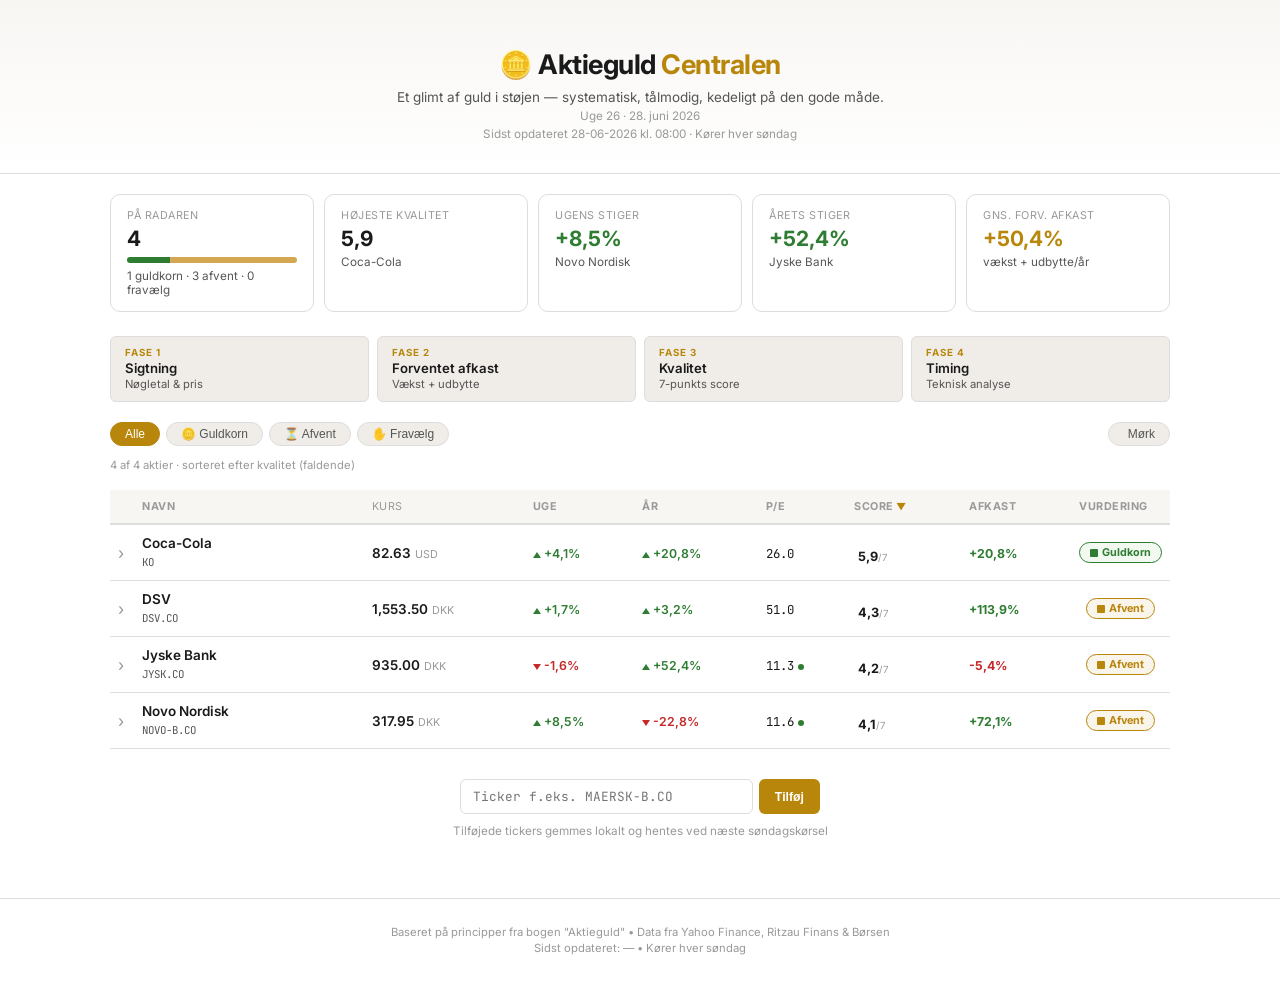
<file: index.html>
<!DOCTYPE html>
<html lang="da" data-theme="light">
<head>
<meta charset="UTF-8">
<meta name="viewport" content="width=device-width, initial-scale=1.0">
<title>Aktieguld Radar</title>
<link rel="preconnect" href="https://fonts.googleapis.com">
<link href="https://fonts.googleapis.com/css2?family=Inter:wght@300;400;600;700&family=JetBrains+Mono:wght@400;500&display=swap" rel="stylesheet">
<link rel="stylesheet" href="radar.css">
</head>
<body>

<div class="hero">
  <h1>🪙 Aktieguld <span>Centralen</span></h1>
  <div class="sub" id="tagline"></div>
  <div class="meta">
    <span id="mWeek"></span> · <span id="mDate"></span>
  </div>
  <div class="meta" id="mUpd"></div>
</div>

<div class="container">

  <!-- Vault -->
  <div class="vault" id="vaultGrid"></div>

  <!-- Phases -->
  <div class="phases" id="phases"></div>

  <!-- Toolbar -->
  <div class="toolbar">
    <div class="filters">
      <button data-filter data-filterval="all" aria-pressed="true">Alle</button>
      <button data-filter data-filterval="buy" aria-pressed="false">🪙 Guldkorn</button>
      <button data-filter data-filterval="wait" aria-pressed="false">⏳ Afvent</button>
      <button data-filter data-filterval="avoid" aria-pressed="false">✋ Fravælg</button>
    </div>
    <button class="theme-btn" id="themeToggle">🌙 Mørk</button>
  </div>

  <div class="count-note" id="countNote"></div>
  <div class="pending-wrap" id="pendingWrap"></div>

  <!-- Table -->
  <div class="table-wrap">
  <table>
    <thead>
      <tr>
        <th style="width:24px"></th>
        <th class="sortable" data-sort="name">Navn<span class="arr"></span></th>
        <th class="sortable" data-sort="name" style="font-weight:400">Kurs</th>
        <th class="sortable hide-sm" data-sort="week">Uge<span class="arr"></span></th>
        <th class="sortable hide-sm" data-sort="year">År<span class="arr"></span></th>
        <th class="sortable hide-md" data-sort="pe">P/E<span class="arr"></span></th>
        <th class="sortable" data-sort="score">Score<span class="arr"></span></th>
        <th class="sortable" data-sort="ret">Afkast<span class="arr"></span></th>
        <th style="width:90px">Vurdering</th>
      </tr>
    </thead>
    <tbody id="tbody"></tbody>
  </table>
  </div>

  <!-- Add stock -->
  <div class="add-stock">
    <form class="add-form" id="addForm" autocomplete="off">
      <input type="text" id="tickerInput" placeholder="Ticker f.eks. MAERSK-B.CO" spellcheck="false">
      <button type="submit">Tilføj</button>
    </form>
    <p style="margin-top:6px;font-size:.78rem;color:var(--text-faint)">Tilføjede tickers gemmes lokalt og hentes ved næste søndagskørsel</p>
  </div>

</div>

<div class="footer">
  <p>Baseret på principper fra bogen "Aktieguld" • Data fra Yahoo Finance, Ritzau Finans &amp; Børsen</p>
  <p>Sidst opdateret: — • Kører hver søndag</p>
</div>

<script src="radar-data.js"></script>
<script src="radar-app.js"></script>
</body>
</html>
</file>
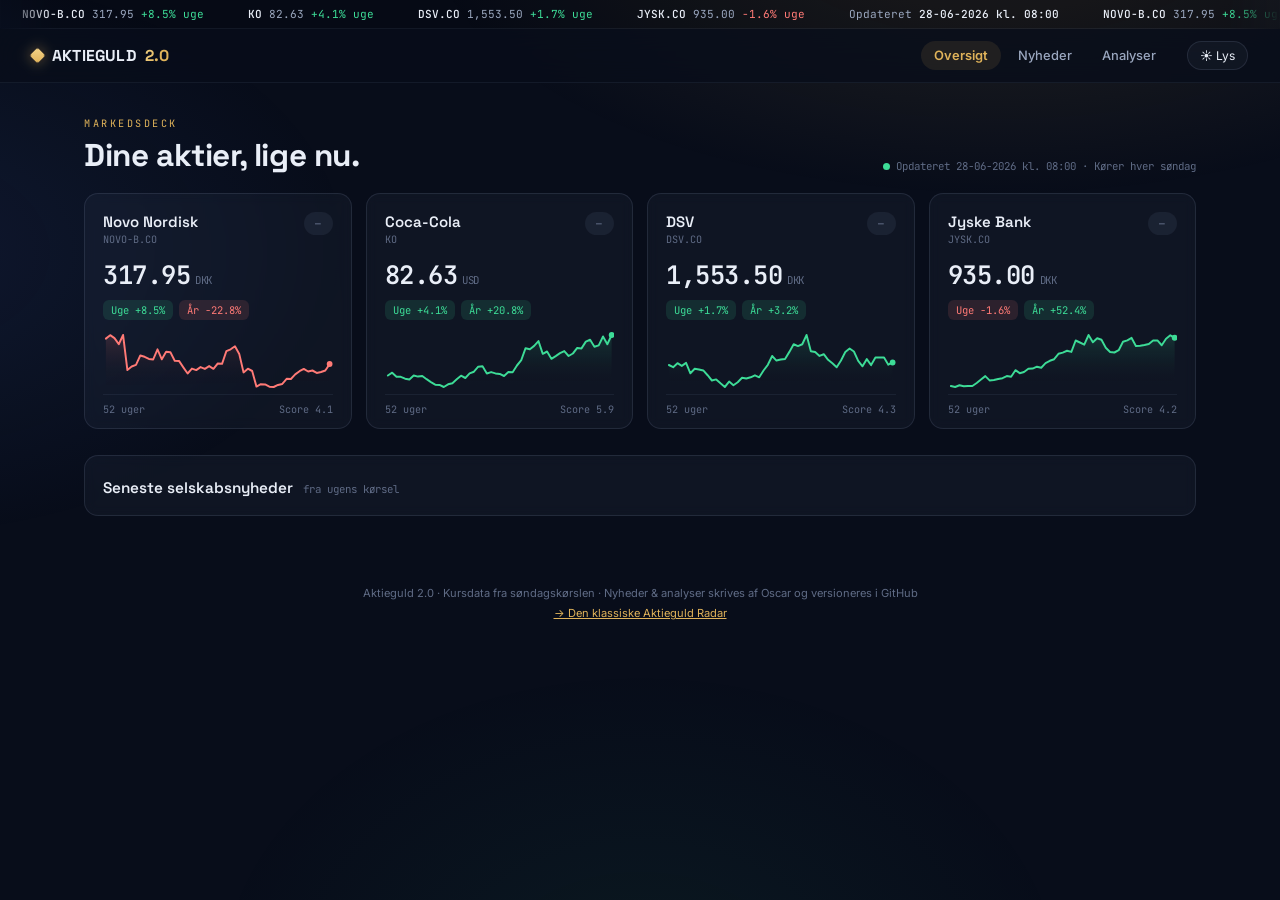
<file: v2/index.html>
<!DOCTYPE html>
<html lang="da" data-theme="dark">
<head>
<meta charset="UTF-8">
<meta name="viewport" content="width=device-width, initial-scale=1.0">
<title>Aktieguld 2.0</title>
<link rel="preconnect" href="https://fonts.googleapis.com">
<link href="https://fonts.googleapis.com/css2?family=Space+Grotesk:wght@500;600;700&family=Inter:wght@400;500;600&family=JetBrains+Mono:wght@400;500;600&display=swap" rel="stylesheet">
<style>
/* ============================================================
   AKTIEGULD 2.0 — "Børsen efter lukketid"
   Dyb blæk-navy, glaspaneler, guld-arv, mono-tal.
   ============================================================ */
*,*::before,*::after{margin:0;padding:0;box-sizing:border-box}
html{font-size:15px;scroll-behavior:smooth}

:root{
  --bg:#080d1a;
  --panel:rgba(148,163,196,.055);
  --panel-2:rgba(148,163,196,.09);
  --line:rgba(148,163,196,.15);
  --line-soft:rgba(148,163,196,.09);
  --text:#e9eef7;--sub:#9aa7bf;--faint:#5f6b85;
  --gold:#e0b35a;--gold-2:#f4d488;--gold-bg:rgba(224,179,90,.1);
  --pos:#3ddc97;--pos-bg:rgba(61,220,151,.12);
  --neg:#ff7a76;--neg-bg:rgba(255,122,118,.12);
  --hold:#e0b35a;--hold-bg:rgba(224,179,90,.12);
  --radius:14px;--radius-s:8px;
  --display:'Space Grotesk',sans-serif;
  --body:'Inter',-apple-system,sans-serif;
  --mono:'JetBrains Mono',monospace;
  --shadow:0 10px 36px rgba(0,0,0,.35);
}
[data-theme="light"]{
  --bg:#f5f3ec;
  --panel:#ffffff;--panel-2:#faf8f2;
  --line:#ddd6c6;--line-soft:#e9e4d6;
  --text:#1a2335;--sub:#56617a;--faint:#9aa1b2;
  --gold:#a67c1e;--gold-2:#8a6510;--gold-bg:rgba(166,124,30,.1);
  --pos:#178a55;--pos-bg:rgba(23,138,85,.1);
  --neg:#c2403c;--neg-bg:rgba(194,64,60,.1);
  --hold:#a67c1e;--hold-bg:rgba(166,124,30,.12);
  --shadow:0 8px 28px rgba(40,35,20,.1);
}

body{
  font-family:var(--body);background:var(--bg);color:var(--text);
  min-height:100vh;-webkit-font-smoothing:antialiased;overflow-x:hidden;
}
/* Ambient glød */
body::before{
  content:"";position:fixed;inset:0;z-index:-1;pointer-events:none;
  background:
    radial-gradient(900px 420px at 78% -8%, rgba(224,179,90,.13), transparent 64%),
    radial-gradient(800px 480px at -10% 28%, rgba(70,110,210,.12), transparent 60%),
    radial-gradient(700px 520px at 50% 110%, rgba(61,220,151,.06), transparent 62%);
}
[data-theme="light"] body::before{
  background:
    radial-gradient(900px 420px at 78% -8%, rgba(166,124,30,.1), transparent 64%),
    radial-gradient(800px 480px at -10% 28%, rgba(70,110,210,.07), transparent 60%);
}
a{color:var(--gold)}
button{font-family:inherit;cursor:pointer}
:focus-visible{outline:2px solid var(--gold);outline-offset:2px;border-radius:4px}

/* ---------- Ticker-tape ---------- */
.tape{
  border-bottom:1px solid var(--line-soft);background:rgba(0,0,0,.18);
  overflow:hidden;white-space:nowrap;font-family:var(--mono);font-size:.74rem;
  -webkit-mask-image:linear-gradient(90deg,transparent,#000 4%,#000 96%,transparent);
          mask-image:linear-gradient(90deg,transparent,#000 4%,#000 96%,transparent);
}
[data-theme="light"] .tape{background:rgba(255,255,255,.5)}
.tape-track{display:inline-block;padding:7px 0;animation:tape 46s linear infinite}
.tape:hover .tape-track{animation-play-state:paused}
@keyframes tape{from{transform:translateX(0)}to{transform:translateX(-50%)}}
.tape .ti{margin:0 22px;color:var(--sub)}
.tape .ti b{color:var(--text);font-weight:500}
.tape .up{color:var(--pos)}.tape .down{color:var(--neg)}

/* ---------- Nav ---------- */
.nav{
  position:sticky;top:0;z-index:50;display:flex;align-items:center;gap:18px;
  padding:12px clamp(16px,4vw,32px);
  background:color-mix(in srgb, var(--bg) 78%, transparent);
  backdrop-filter:blur(14px);-webkit-backdrop-filter:blur(14px);
  border-bottom:1px solid var(--line-soft);
}
.brand{font-family:var(--display);font-weight:700;font-size:1.05rem;letter-spacing:.2px;
  display:flex;align-items:center;gap:9px;white-space:nowrap}
.brand .gem{display:inline-block;width:11px;height:11px;transform:rotate(45deg);
  background:linear-gradient(135deg,var(--gold-2),var(--gold));border-radius:2px;
  box-shadow:0 0 14px rgba(224,179,90,.55)}
.brand .v{background:linear-gradient(110deg,var(--gold-2),var(--gold) 60%);
  -webkit-background-clip:text;background-clip:text;color:transparent}
.tabs{display:flex;gap:4px;margin-left:auto}
.tab{background:none;border:none;color:var(--sub);font-size:.86rem;font-weight:500;
  padding:7px 13px;border-radius:99px;transition:color .15s,background .15s}
.tab:hover{color:var(--text)}
.tab[aria-current="true"]{color:var(--gold);background:var(--gold-bg);font-weight:600}
.theme-btn{background:var(--panel);border:1px solid var(--line);color:var(--text);
  border-radius:99px;padding:6px 12px;font-size:.8rem}
@media(max-width:620px){
  .nav{flex-wrap:wrap;gap:8px;padding:10px 14px}
  .tabs{order:3;width:100%;margin-left:0;justify-content:center}
}

/* ---------- Layout ---------- */
.wrap{max-width:1180px;margin:0 auto;padding:clamp(18px,3.5vw,34px)}
.view{display:none}
.view.on{display:block;animation:rise .4s ease both}
@keyframes rise{from{opacity:0;transform:translateY(10px)}to{opacity:1;transform:none}}

.eyebrow{font-family:var(--mono);font-size:.68rem;letter-spacing:2.5px;text-transform:uppercase;
  color:var(--gold);margin-bottom:8px}
.h-row{display:flex;align-items:flex-end;justify-content:space-between;gap:12px;flex-wrap:wrap;margin-bottom:20px}
h1.big{font-family:var(--display);font-size:clamp(1.5rem,3.4vw,2.1rem);font-weight:700;letter-spacing:-.4px;line-height:1.12}
.stamp{font-family:var(--mono);font-size:.72rem;color:var(--faint)}
.stamp .dot{display:inline-block;width:7px;height:7px;border-radius:50%;background:var(--pos);
  margin-right:6px;animation:pulse 2.4s ease infinite}
@keyframes pulse{0%,100%{opacity:1}50%{opacity:.3}}

/* ---------- Panel-basis ---------- */
.panel{background:var(--panel);border:1px solid var(--line);border-radius:var(--radius);
  backdrop-filter:blur(6px);-webkit-backdrop-filter:blur(6px)}

/* ---------- Aktiekort ---------- */
.deck{display:grid;grid-template-columns:repeat(auto-fit,minmax(252px,1fr));gap:14px;margin-bottom:26px}
.card{position:relative;padding:18px 18px 12px;overflow:hidden;cursor:default;
  transition:transform .22s ease,border-color .22s ease,box-shadow .22s ease}
.card:hover{transform:translateY(-3px);border-color:rgba(224,179,90,.45);box-shadow:var(--shadow)}
.card::after{content:"";position:absolute;inset:0;border-radius:inherit;pointer-events:none;
  background:radial-gradient(420px 120px at 85% -20%, rgba(224,179,90,.1), transparent 70%);
  opacity:0;transition:opacity .25s}
.card:hover::after{opacity:1}
.c-top{display:flex;justify-content:space-between;align-items:flex-start;gap:8px}
.c-name{font-family:var(--display);font-weight:600;font-size:1rem}
.c-tick{font-family:var(--mono);font-size:.68rem;color:var(--faint);margin-top:2px}
.sig{font-family:var(--mono);font-size:.64rem;font-weight:600;letter-spacing:1px;
  border-radius:99px;padding:4px 10px;border:1px solid transparent;white-space:nowrap}
.sig.koeb{color:var(--pos);background:var(--pos-bg);border-color:color-mix(in srgb,var(--pos) 36%,transparent)}
.sig.saelg{color:var(--neg);background:var(--neg-bg);border-color:color-mix(in srgb,var(--neg) 36%,transparent)}
.sig.behold{color:var(--hold);background:var(--hold-bg);border-color:color-mix(in srgb,var(--hold) 36%,transparent)}
.sig.none{color:var(--faint);background:var(--panel-2)}
.c-price{font-family:var(--mono);font-size:1.7rem;font-weight:600;margin-top:12px;letter-spacing:-.5px}
.c-price .cur{font-size:.72rem;color:var(--faint);font-weight:400;margin-left:5px}
.chips{display:flex;gap:6px;margin-top:8px}
.chip{font-family:var(--mono);font-size:.7rem;border-radius:6px;padding:3px 8px;background:var(--panel-2);color:var(--sub)}
.chip.up{color:var(--pos);background:var(--pos-bg)}
.chip.down{color:var(--neg);background:var(--neg-bg)}
.spark{display:block;width:100%;height:58px;margin-top:12px}
.spark path.line{fill:none;stroke-width:2;stroke-linecap:round;stroke-linejoin:round}
.spark .area{opacity:.16}
.c-foot{display:flex;justify-content:space-between;align-items:center;font-size:.68rem;
  color:var(--faint);font-family:var(--mono);padding-top:8px;margin-top:4px;border-top:1px solid var(--line-soft)}

/* ---------- Nyhedsrail (oversigt) ---------- */
.split{display:grid;grid-template-columns:1fr;gap:14px}
.sec-h{font-family:var(--display);font-weight:600;font-size:1.02rem;margin-bottom:12px;
  display:flex;align-items:baseline;gap:10px}
.sec-h .sub2{font-size:.72rem;color:var(--faint);font-family:var(--mono);font-weight:400}
.newsrail{padding:6px 0}
.nitem{display:grid;grid-template-columns:52px 86px 1fr;gap:12px;align-items:baseline;
  padding:11px 18px;border-bottom:1px solid var(--line-soft);font-size:.86rem}
.nitem:last-child{border-bottom:none}
.nitem .t{font-family:var(--mono);font-size:.7rem;color:var(--faint)}
.nitem .s{font-family:var(--mono);font-size:.68rem;color:var(--gold);overflow:hidden;text-overflow:ellipsis;white-space:nowrap}
.nitem a{color:var(--text);text-decoration:none}
.nitem a:hover{color:var(--gold)}
.nitem .src{font-size:.68rem;color:var(--faint);margin-left:6px}
@media(max-width:560px){.nitem{grid-template-columns:48px 1fr}.nitem .s{display:none}}

/* ---------- Nyheder-visning ---------- */
.cols{display:grid;grid-template-columns:240px 1fr;gap:20px;align-items:start}
@media(max-width:780px){.cols{grid-template-columns:1fr}}
.side{position:sticky;top:74px;padding:14px;max-height:calc(100vh - 96px);overflow-y:auto}
@media(max-width:780px){.side{position:static;max-height:none}}
.side h3{font-family:var(--mono);font-size:.64rem;text-transform:uppercase;letter-spacing:2px;
  color:var(--faint);margin:4px 0 10px}
.search{width:100%;padding:9px 12px;border:1px solid var(--line);border-radius:var(--radius-s);
  background:var(--panel-2);color:var(--text);font-family:var(--body);font-size:.86rem;margin-bottom:14px}
.m-btn{display:flex;width:100%;justify-content:space-between;align-items:center;background:none;
  border:none;color:var(--text);font-size:.87rem;font-weight:600;padding:7px 9px;
  border-radius:var(--radius-s);text-align:left}
.m-btn:hover{background:var(--panel-2)}
.m-btn.open{color:var(--gold)}
.m-btn .n{font-family:var(--mono);font-size:.68rem;color:var(--faint);font-weight:400}
.d-list{list-style:none;margin:2px 0 8px;padding-left:9px;border-left:2px solid var(--line)}
.d-list a{display:block;padding:4px 8px;font-size:.79rem;color:var(--sub);text-decoration:none;border-radius:6px}
.d-list a:hover{background:var(--gold-bg);color:var(--gold)}
.d-list .dd{font-family:var(--mono);color:var(--faint);margin-right:6px}

.post{margin-bottom:16px;overflow:hidden;scroll-margin-top:84px}
.p-head{display:flex;gap:14px;align-items:center;padding:15px 20px;border-bottom:1px solid var(--line-soft);
  background:var(--panel-2)}
.dbox{flex-shrink:0;width:50px;text-align:center;border:1px solid color-mix(in srgb,var(--gold) 50%,transparent);
  border-radius:var(--radius-s);padding:5px 0;background:var(--gold-bg)}
.dbox .dd{font-family:var(--mono);font-size:1.2rem;font-weight:600;color:var(--gold);line-height:1.1}
.dbox .mm{font-family:var(--mono);font-size:.56rem;letter-spacing:1.6px;color:var(--faint)}
.p-title h2{font-family:var(--display);font-size:1.03rem;font-weight:600}
.p-title .meta{font-size:.73rem;color:var(--faint);margin-top:2px}
.p-body{padding:14px 20px 18px}
.p-sec{margin-top:14px}.p-sec:first-child{margin-top:2px}
.p-sec h3{font-family:var(--mono);font-size:.66rem;text-transform:uppercase;letter-spacing:2px;
  color:var(--gold);margin-bottom:7px;padding-bottom:5px;border-bottom:1px solid var(--line-soft)}
.p-sec .bd{font-size:.9rem;line-height:1.68;color:var(--text)}
.p-sec .bd p{margin-bottom:8px}
.p-sec .bd ul{margin:6px 0 8px 18px}
.p-sec .bd li{margin-bottom:3px}
.p-sec .bd code{font-family:var(--mono);font-size:.8em;background:var(--panel-2);padding:1px 5px;border-radius:4px}
.board{display:flex;flex-wrap:wrap;gap:8px;margin-top:14px;padding-top:12px;border-top:1px dashed var(--line)}
.bchip{font-family:var(--mono);font-size:.72rem;background:var(--panel-2);border:1px solid var(--line);
  border-radius:99px;padding:4px 10px;color:var(--sub)}
.bchip b{color:var(--text);font-weight:500}
.bchip .up{color:var(--pos)}.bchip .down{color:var(--neg)}
.systag{font-family:var(--mono);font-size:.58rem;letter-spacing:1.4px;text-transform:uppercase;
  background:var(--gold-bg);color:var(--gold);border-radius:99px;padding:2px 9px;margin-left:9px;vertical-align:middle}
.hitm{font-family:var(--mono);font-size:.66rem;color:var(--faint)}
.empty{padding:42px 20px;text-align:center;color:var(--faint);font-size:.9rem;border-style:dashed}
mark{background:var(--gold-bg);color:var(--gold);border-radius:3px;padding:0 2px}

/* ---------- Analyser-visning ---------- */
.a-card{margin-bottom:16px;overflow:hidden}
.a-head{display:flex;justify-content:space-between;align-items:center;gap:10px;flex-wrap:wrap;
  padding:15px 20px;border-bottom:1px solid var(--line-soft);background:var(--panel-2)}
.a-id .nm{font-family:var(--display);font-weight:600;font-size:1.02rem}
.a-id .tk{font-family:var(--mono);font-size:.68rem;color:var(--faint)}
.a-id .pr{font-family:var(--mono);font-size:.8rem;color:var(--sub);margin-top:2px}
.sig.lg{font-size:.74rem;padding:7px 16px}
.a-body{padding:16px 20px 18px}
.a-headline{font-size:.93rem;font-weight:600;margin-bottom:14px}
.ind-grid{display:grid;grid-template-columns:repeat(auto-fit,minmax(108px,1fr));gap:8px;margin-bottom:14px}
.ind{background:var(--panel-2);border:1px solid var(--line-soft);border-radius:var(--radius-s);padding:9px 11px}
.ind .l{font-family:var(--mono);font-size:.58rem;letter-spacing:1.4px;text-transform:uppercase;color:var(--faint)}
.ind .v{font-family:var(--mono);font-size:.95rem;font-weight:600;margin-top:3px}
.rsi-bar{position:relative;height:5px;border-radius:3px;margin-top:7px;
  background:linear-gradient(90deg,var(--pos-bg) 0 30%,var(--panel) 30% 70%,var(--neg-bg) 70% 100%);
  border:1px solid var(--line-soft)}
.rsi-bar .pin{position:absolute;top:-3px;width:9px;height:9px;border-radius:50%;
  background:var(--gold);transform:translateX(-50%);box-shadow:0 0 8px rgba(224,179,90,.7)}
.args{list-style:none;margin:0 0 14px}
.args li{position:relative;padding:5px 0 5px 20px;font-size:.87rem;line-height:1.55;color:var(--text)}
.args li::before{content:"";position:absolute;left:2px;top:13px;width:7px;height:7px;
  transform:rotate(45deg);background:linear-gradient(135deg,var(--gold-2),var(--gold));border-radius:1.5px}
.conc{border-left:3px solid var(--gold);background:var(--gold-bg);border-radius:0 var(--radius-s) var(--radius-s) 0;
  padding:11px 14px;font-size:.86rem;line-height:1.6}
.meth{font-size:.74rem;color:var(--faint);line-height:1.6;padding:12px 16px;margin-bottom:16px}
.meth b{color:var(--sub)}

/* Signalhistorik-matrix */
.matrix-wrap{padding:16px 18px;margin-top:8px;overflow-x:auto}
.matrix{border-collapse:collapse;font-family:var(--mono);font-size:.72rem;min-width:380px}
.matrix th{font-weight:500;color:var(--faint);padding:6px 9px;text-align:center;font-size:.62rem;letter-spacing:.5px}
.matrix td{padding:5px 9px;text-align:center}
.matrix td.nm{text-align:left;color:var(--text);font-family:var(--body);font-size:.8rem;white-space:nowrap}
.pill{display:inline-block;min-width:26px;border-radius:6px;padding:3px 6px;font-weight:600;font-size:.64rem}
.pill.K{color:var(--pos);background:var(--pos-bg)}
.pill.S{color:var(--neg);background:var(--neg-bg)}
.pill.B{color:var(--hold);background:var(--hold-bg)}

.footer{text-align:center;padding:34px 20px 44px;color:var(--faint);font-size:.74rem;line-height:1.8}
.skel{color:var(--faint);font-size:.85rem;padding:26px;text-align:center;animation:pulse 1.6s ease infinite}

@media (prefers-reduced-motion: reduce){
  *,*::before,*::after{animation:none!important;transition:none!important}
  html{scroll-behavior:auto}
}
</style>
</head>
<body>

<div class="tape" aria-hidden="true"><div class="tape-track" id="tape"></div></div>

<nav class="nav">
  <div class="brand"><span class="gem"></span>AKTIEGULD <span class="v">2.0</span></div>
  <div class="tabs" role="tablist">
    <button class="tab" data-view="oversigt" aria-current="true">Oversigt</button>
    <button class="tab" data-view="nyheder" aria-current="false">Nyheder</button>
    <button class="tab" data-view="analyser" aria-current="false">Analyser</button>
  </div>
  <button class="theme-btn" id="themeBtn">☀️ Lys</button>
</nav>

<main class="wrap">

  <!-- ============ OVERSIGT ============ -->
  <section class="view on" id="view-oversigt">
    <div class="h-row">
      <div>
        <div class="eyebrow">Markedsdeck</div>
        <h1 class="big">Dine aktier, lige nu.</h1>
      </div>
      <div class="stamp"><span class="dot"></span><span id="stampTxt"></span></div>
    </div>
    <div class="deck" id="deck"></div>
    <div class="split">
      <div class="panel newsrail">
        <div class="sec-h" style="padding:16px 18px 0">Seneste selskabsnyheder
          <span class="sub2">fra ugens kørsel</span></div>
        <div id="companyNews"></div>
      </div>
    </div>
  </section>

  <!-- ============ NYHEDER ============ -->
  <section class="view" id="view-nyheder">
    <div class="h-row">
      <div>
        <div class="eyebrow">Morgenbrief · hver dag 06:45</div>
        <h1 class="big">Markedet i ord.</h1>
      </div>
    </div>
    <div class="cols">
      <aside class="side panel">
        <h3>Søg</h3>
        <input type="search" class="search" id="searchBox" placeholder="Søg i alle indlæg…" autocomplete="off">
        <h3>Arkiv</h3>
        <div id="monthList"></div>
      </aside>
      <div>
        <div class="h-row" style="margin-bottom:12px">
          <div class="sec-h" id="feedTitle" style="margin:0"></div>
          <span class="stamp" id="feedSub"></span>
        </div>
        <div id="feed"><div class="skel">Henter indlæg…</div></div>
      </div>
    </div>
  </section>

  <!-- ============ ANALYSER ============ -->
  <section class="view" id="view-analyser">
    <div class="h-row">
      <div>
        <div class="eyebrow">Teknisk analyse · hver søndag</div>
        <h1 class="big">Hvad sagde systemet — og hvornår.</h1>
      </div>
    </div>
    <div class="cols">
      <aside class="side panel">
        <h3>Snapshots</h3>
        <div id="dateList"></div>
      </aside>
      <div>
        <div id="snapMeta"></div>
        <div id="snapshot"><div class="skel">Henter analyser…</div></div>
        <div class="panel matrix-wrap">
          <div class="sec-h">Signalhistorik <span class="sub2">K = køb · B = behold · S = sælg</span></div>
          <div id="matrix"><div class="skel">Bygger historik…</div></div>
        </div>
      </div>
    </div>
  </section>

</main>

<div class="footer">
  <p>Aktieguld 2.0 · Kursdata fra søndagskørslen · Nyheder &amp; analyser skrives af Oscar og versioneres i GitHub</p>
  <p><a href="../index.html">→ Den klassiske Aktieguld Radar</a></p>
</div>

<script src="../radar-data.js"></script>
<script>
(function(){
"use strict";
var MN = ["januar","februar","marts","april","maj","juni","juli","august","september","oktober","november","december"];
var MS = ["JAN","FEB","MAR","APR","MAJ","JUN","JUL","AUG","SEP","OKT","NOV","DEC"];
var DATA = window.AKTIEGULD || {meta:{},stocks:[]};
var SIGLABEL = {koeb:"KØB", saelg:"SÆLG", behold:"BEHOLD"};

/* ---------- Hjælpere ---------- */
function esc(s){ return String(s).replace(/[&<>"']/g, function(c){ return {"&":"&amp;","<":"&lt;",">":"&gt;",'"':"&quot;","'":"&#39;"}[c]; }); }
function num(s){ var n = parseFloat(String(s).replace(/,/g,"")); return isNaN(n) ? null : n; }
function fmtNum(n, dec){ return n.toLocaleString("en-US",{minimumFractionDigits:dec,maximumFractionDigits:dec}); }
function pctChip(v, label){
  if (v === null || v === undefined) return "";
  var cls = v > 0 ? "up" : (v < 0 ? "down" : "");
  var sign = v > 0 ? "+" : "";
  return '<span class="chip '+cls+'">'+label+" "+sign+v.toFixed(1)+"%</span>";
}
function fmtDateLong(iso){ var p = iso.split("-"); return Number(p[2])+". "+MN[Number(p[1])-1]+" "+p[0]; }
function md(src){
  var lines = String(src).split(/\n/), html = "", inList = false, para = [];
  function inline(s){
    s = esc(s);
    s = s.replace(/\*\*(.+?)\*\*/g,"<b>$1</b>");
    s = s.replace(/`([^`]+)`/g,"<code>$1</code>");
    s = s.replace(/\[([^\]]+)\]\((https?:\/\/[^)\s]+)\)/g,'<a href="$2" target="_blank" rel="noopener">$1</a>');
    return s;
  }
  function flush(){ if (para.length){ html += "<p>"+inline(para.join(" "))+"</p>"; para = []; } }
  for (var i=0;i<lines.length;i++){
    var line = lines[i].replace(/\s+$/,"");
    if (/^\s*[-*]\s+/.test(line)){
      flush(); if (!inList){ html += "<ul>"; inList = true; }
      html += "<li>"+inline(line.replace(/^\s*[-*]\s+/,""))+"</li>";
    } else if (line.trim() === ""){
      if (inList){ html += "</ul>"; inList = false; } flush();
    } else {
      if (inList){ html += "</ul>"; inList = false; } para.push(line.trim());
    }
  }
  if (inList) html += "</ul>"; flush();
  return html;
}
var REDUCED = window.matchMedia && window.matchMedia("(prefers-reduced-motion: reduce)").matches;

/* ---------- Tema ---------- */
var themeBtn = document.getElementById("themeBtn");
function applyTheme(t){
  document.documentElement.setAttribute("data-theme", t);
  themeBtn.textContent = t === "dark" ? "☀️ Lys" : "🌙 Mørk";
}
var theme = localStorage.getItem("ag2_theme") || "dark";
applyTheme(theme);
themeBtn.addEventListener("click", function(){
  theme = theme === "dark" ? "light" : "dark";
  localStorage.setItem("ag2_theme", theme);
  applyTheme(theme);
});

/* ---------- Router ---------- */
var tabs = document.querySelectorAll(".tab");
function show(view){
  document.querySelectorAll(".view").forEach(function(v){ v.classList.toggle("on", v.id === "view-"+view); });
  tabs.forEach(function(t){ t.setAttribute("aria-current", String(t.dataset.view === view)); });
  if (location.hash !== "#"+view){ try{ history.replaceState(null,"","#"+view); }catch(e){} }
  window.scrollTo({top:0, behavior: REDUCED ? "auto" : "smooth"});
}
tabs.forEach(function(t){ t.addEventListener("click", function(){ show(t.dataset.view); }); });
window.addEventListener("hashchange", function(){
  var h = location.hash.replace("#","");
  if (["oversigt","nyheder","analyser"].indexOf(h) >= 0) show(h);
});

/* ---------- Ticker-tape ---------- */
(function tape(){
  var items = DATA.stocks.map(function(s){
    var v = s.weekPct, cls = v > 0 ? "up" : (v < 0 ? "down" : "");
    var sign = v > 0 ? "+" : "";
    return '<span class="ti"><b>'+esc(s.ticker)+'</b> '+esc(s.price)+' <span class="'+cls+'">'+sign+v.toFixed(1)+'% uge</span></span>';
  });
  items.push('<span class="ti">Opdateret <b>'+esc(DATA.meta.updated || "—")+'</b></span>');
  var half = items.join("");
  document.getElementById("tape").innerHTML = half + half; /* loop */
})();

/* ---------- Oversigt: kort + sparklines ---------- */
var latestSignals = {}; /* ticker -> koeb/saelg/behold (fyldes når analyser er hentet) */
function sparkSVG(hist, up, idx){
  if (!hist || hist.length < 2) return "";
  var W = 240, H = 58, P = 3;
  var vals = hist.map(function(h){ return Number(h.p); });
  var min = Math.min.apply(null, vals), max = Math.max.apply(null, vals);
  var span = (max - min) || 1;
  var pts = vals.map(function(v,i){
    var x = P + (W - 2*P) * i / (vals.length - 1);
    var y = H - P - (H - 2*P) * (v - min) / span;
    return [x,y];
  });
  var d = pts.map(function(p,i){ return (i ? "L" : "M") + p[0].toFixed(1) + " " + p[1].toFixed(1); }).join("");
  var area = d + "L" + pts[pts.length-1][0].toFixed(1) + " " + (H-1) + "L" + pts[0][0].toFixed(1) + " " + (H-1) + "Z";
  var col = up ? "var(--pos)" : "var(--neg)";
  var gid = "g"+idx;
  return '<svg class="spark" viewBox="0 0 '+W+' '+H+'" preserveAspectRatio="none" aria-hidden="true">'+
    '<defs><linearGradient id="'+gid+'" x1="0" y1="0" x2="0" y2="1">'+
    '<stop offset="0%" stop-color="'+col+'"/><stop offset="100%" stop-color="transparent"/></linearGradient></defs>'+
    '<path class="area" d="'+area+'" fill="url(#'+gid+')"/>'+
    '<path class="line" d="'+d+'" stroke="'+col+'" data-draw="1"/>'+
    '<circle cx="'+pts[pts.length-1][0].toFixed(1)+'" cy="'+pts[pts.length-1][1].toFixed(1)+'" r="3" fill="'+col+'"/></svg>';
}
function renderDeck(){
  var deck = document.getElementById("deck");
  deck.innerHTML = DATA.stocks.map(function(s, i){
    var hist = s.history || [];
    var first = hist.length ? Number(hist[0].p) : null;
    var last = hist.length ? Number(hist[hist.length-1].p) : null;
    var up = (first !== null && last !== null) ? last >= first : (s.yearPct >= 0);
    var sig = latestSignals[s.ticker];
    var sigHTML = sig
      ? '<span class="sig '+sig+'">'+SIGLABEL[sig]+'</span>'
      : '<span class="sig none">—</span>';
    var score = s.score && s.score.value !== undefined ? s.score.value : null;
    return '<article class="card panel">'+
      '<div class="c-top"><div><div class="c-name">'+esc(s.name)+'</div>'+
      '<div class="c-tick">'+esc(s.ticker)+'</div></div>'+sigHTML+'</div>'+
      '<div class="c-price" data-price="'+esc(s.price)+'">'+esc(s.price)+'<span class="cur">'+esc(s.currency)+'</span></div>'+
      '<div class="chips">'+pctChip(s.weekPct,"Uge")+pctChip(s.yearPct,"År")+'</div>'+
      sparkSVG(hist, up, i)+
      '<div class="c-foot"><span>52 uger</span><span>'+(score !== null ? "Score "+score : "")+'</span></div>'+
      '</article>';
  }).join("");
  if (!REDUCED){
    /* Tegn linjerne ind */
    deck.querySelectorAll('path[data-draw]').forEach(function(p, i){
      var len = p.getTotalLength();
      p.style.strokeDasharray = len;
      p.style.strokeDashoffset = len;
      p.style.transition = "stroke-dashoffset 1.1s ease " + (0.12*i) + "s";
      requestAnimationFrame(function(){ requestAnimationFrame(function(){ p.style.strokeDashoffset = "0"; }); });
    });
    /* Tæl priserne op */
    deck.querySelectorAll(".c-price").forEach(function(el){
      var target = num(el.dataset.price);
      if (target === null) return;
      var dec = (el.dataset.price.split(".")[1] || "").length;
      var cur = el.querySelector(".cur") ? el.querySelector(".cur").outerHTML : "";
      var t0 = null, DUR = 700;
      function step(ts){
        if (!t0) t0 = ts;
        var k = Math.min(1, (ts - t0)/DUR);
        var ease = 1 - Math.pow(1-k, 3);
        el.innerHTML = fmtNum(target*ease, dec) + cur;
        if (k < 1) requestAnimationFrame(step);
      }
      requestAnimationFrame(step);
    });
  }
  document.getElementById("stampTxt").textContent = "Opdateret " + (DATA.meta.updated || "—") + " · " + (DATA.meta.cadence || "");
}
function renderCompanyNews(){
  var rows = [];
  DATA.stocks.forEach(function(s){
    (s.news || []).forEach(function(n){
      var mmdd = String(n.time||"").split("-"); /* "DD-MM" */
      var key = mmdd.length === 2 ? Number(mmdd[1])*100 + Number(mmdd[0]) : 0;
      rows.push({stock:s.name, ticker:s.ticker, key:key, n:n});
    });
  });
  rows.sort(function(a,b){ return b.key - a.key; });
  var el = document.getElementById("companyNews");
  if (!rows.length){ el.innerHTML = '<div class="skel">Ingen nyheder i denne kørsel.</div>'; return; }
  el.innerHTML = rows.slice(0, 12).map(function(r){
    var n = r.n;
    var inner = n.url ? '<a href="'+esc(n.url)+'" target="_blank" rel="noopener">'+esc(n.text)+'</a>' : esc(n.text);
    return '<div class="nitem"><span class="t">'+esc(n.time||"")+'</span>'+
      '<span class="s">'+esc(r.ticker)+'</span>'+
      '<span>'+inner+(n.source ? '<span class="src">· '+esc(n.source)+'</span>' : "")+'</span></div>';
  }).join("");
}

/* ---------- Nyheder (Oscars blog) ---------- */
var newsCache = {}, months = [], curMonth = null, searchTimer = null;
function loadMonth(key){
  if (newsCache[key]) return Promise.resolve(newsCache[key]);
  return fetch("nyheder/"+key+".json", {cache:"no-cache"}).then(function(r){
    if (!r.ok) throw new Error("nyheder/"+key+".json");
    return r.json();
  }).then(function(d){
    d.posts.sort(function(a,b){ return b.date.localeCompare(a.date); });
    newsCache[key] = d; return d;
  });
}
function postHTML(p, monthLabel){
  var parts = p.date.split("-");
  var secs = (p.sections||[]).map(function(s){
    return '<div class="p-sec"><h3>'+esc(s.heading)+'</h3><div class="bd">'+md(s.body)+'</div></div>';
  }).join("");
  var board = (p.board && p.board.length) ? '<div class="board">'+p.board.map(function(c){
    var cls = /^-/.test(String(c.chg||"")) ? "down" : (c.chg ? "up" : "");
    return '<span class="bchip"><b>'+esc(c.label)+'</b> '+esc(c.value||"")+(c.chg ? ' <span class="'+cls+'">'+esc(c.chg)+'</span>' : "")+'</span>';
  }).join("")+'</div>' : "";
  return '<article class="post panel" id="post-'+p.date+'">'+
    '<div class="p-head"><div class="dbox"><div class="dd">'+Number(parts[2])+'</div><div class="mm">'+MS[Number(parts[1])-1]+'</div></div>'+
    '<div class="p-title"><h2>'+esc(p.title)+(p.system ? '<span class="systag">System</span>' : "")+'</h2>'+
    '<div class="meta">'+esc(p.weekday||"")+' '+fmtDateLong(p.date)+(monthLabel ? ' · <span class="hitm">'+esc(monthLabel)+'</span>' : "")+'</div></div></div>'+
    '<div class="p-body">'+secs+board+'</div></article>';
}
function renderMonthList(){
  document.getElementById("monthList").innerHTML = months.map(function(key){
    var p = key.split("-"), open = key === curMonth, d = newsCache[key];
    var dates = (open && d) ? '<ul class="d-list">'+d.posts.map(function(post){
      return '<li><a href="#post-'+post.date+'" data-goto="'+post.date+'"><span class="dd">'+post.date.split("-")[2]+'.</span>'+esc(post.title)+'</a></li>';
    }).join("")+'</ul>' : "";
    return '<div><button class="m-btn'+(open?" open":"")+'" data-month="'+key+'">'+
      '<span>'+MN[Number(p[1])-1]+' '+p[0]+'</span><span class="n">'+(d ? d.posts.length : "")+'</span></button>'+dates+'</div>';
  }).join("");
}
function showMonth(key, gotoDate){
  return loadMonth(key).then(function(d){
    curMonth = key;
    var p = key.split("-");
    var name = MN[Number(p[1])-1];
    document.getElementById("feedTitle").textContent = name.charAt(0).toUpperCase()+name.slice(1)+" "+p[0];
    document.getElementById("feedSub").textContent = d.posts.length + " indlæg";
    document.getElementById("feed").innerHTML = d.posts.map(function(x){ return postHTML(x); }).join("") ||
      '<div class="empty panel">Ingen indlæg i denne måned endnu.</div>';
    renderMonthList();
    if (gotoDate){
      var el = document.getElementById("post-"+gotoDate);
      if (el) el.scrollIntoView({behavior: REDUCED ? "auto" : "smooth"});
    }
  });
}
function runSearch(q){
  q = q.trim().toLowerCase();
  if (!q){ if (curMonth || months[0]) showMonth(curMonth || months[0]); return; }
  Promise.all(months.map(function(k){ return loadMonth(k).catch(function(){ return null; }); })).then(function(all){
    var hits = [];
    all.forEach(function(d, i){
      if (!d) return;
      var p = months[i].split("-"), label = MN[Number(p[1])-1]+" "+p[0];
      d.posts.forEach(function(post){
        var hay = (post.title+" "+(post.sections||[]).map(function(s){ return s.heading+" "+s.body; }).join(" ")).toLowerCase();
        if (hay.indexOf(q) >= 0) hits.push({post:post, label:label});
      });
    });
    hits.sort(function(a,b){ return b.post.date.localeCompare(a.post.date); });
    document.getElementById("feedTitle").textContent = 'Søgning: "'+q+'"';
    document.getElementById("feedSub").textContent = hits.length + " fundet";
    document.getElementById("feed").innerHTML = hits.map(function(h){ return postHTML(h.post, h.label); }).join("") ||
      '<div class="empty panel">Ingen indlæg matcher søgningen.</div>';
  });
}
document.getElementById("monthList").addEventListener("click", function(e){
  var btn = e.target.closest(".m-btn"), link = e.target.closest("a[data-goto]");
  if (btn) showMonth(btn.dataset.month);
  if (link){ e.preventDefault(); var d = link.dataset.goto; showMonth(d.slice(0,7), d); }
});
document.getElementById("searchBox").addEventListener("input", function(e){
  clearTimeout(searchTimer);
  searchTimer = setTimeout(function(){ runSearch(e.target.value); }, 250);
});

/* ---------- Analyser ---------- */
var anaDates = [], anaCache = {}, curDate = null;
function loadSnap(date){
  if (anaCache[date]) return Promise.resolve(anaCache[date]);
  return fetch("analyser/"+date+".json", {cache:"no-cache"}).then(function(r){
    if (!r.ok) throw new Error("analyser/"+date+".json");
    return r.json();
  }).then(function(d){ anaCache[date] = d; return d; });
}
function renderDateList(){
  var groups = {};
  anaDates.forEach(function(d){
    var k = d.slice(0,7);
    (groups[k] = groups[k] || []).push(d);
  });
  var keys = Object.keys(groups).sort().reverse();
  document.getElementById("dateList").innerHTML = keys.map(function(k){
    var p = k.split("-");
    return '<div><div class="m-btn" style="cursor:default"><span>'+MN[Number(p[1])-1]+' '+p[0]+'</span></div>'+
      '<ul class="d-list">'+groups[k].map(function(d){
        var on = d === curDate;
        return '<li><a href="#" data-date="'+d+'" style="'+(on ? "color:var(--gold);background:var(--gold-bg)" : "")+'">'+
          '<span class="dd">'+d.split("-")[2]+'.</span>søndagsanalyse</a></li>';
      }).join("")+'</ul></div>';
  }).join("");
}
function indGrid(ind){
  var cells = [];
  if (ind.rsi !== undefined && ind.rsi !== null){
    cells.push('<div class="ind"><div class="l">RSI 14</div><div class="v">'+esc(ind.rsi)+'</div>'+
      '<div class="rsi-bar"><span class="pin" style="left:'+Math.max(2,Math.min(98,Number(ind.rsi)))+'%"></span></div></div>');
  }
  [["sma50","SMA 50"],["sma200","SMA 200"],["support","Støtte"],["resistance","Modstand"],["macd","MACD"]].forEach(function(m){
    if (ind[m[0]] !== undefined && ind[m[0]] !== null){
      cells.push('<div class="ind"><div class="l">'+m[1]+'</div><div class="v">'+esc(ind[m[0]])+'</div></div>');
    }
  });
  if (ind.range52w) cells.push('<div class="ind" style="grid-column:span 2"><div class="l">52 uger</div><div class="v" style="font-size:.76rem;font-weight:400;font-family:var(--body)">'+esc(ind.range52w)+'</div></div>');
  return '<div class="ind-grid">'+cells.join("")+'</div>';
}
function showSnapshot(date){
  return loadSnap(date).then(function(d){
    curDate = date;
    document.getElementById("snapMeta").innerHTML =
      '<div class="meth panel"><b>'+fmtDateLong(d.date)+'</b> · '+esc(d.source||"")+
      (d.method ? '<br>'+esc(d.method) : "")+'</div>';
    document.getElementById("snapshot").innerHTML = (d.stocks||[]).map(function(s){
      return '<article class="a-card panel">'+
        '<div class="a-head"><div class="a-id"><div class="nm">'+esc(s.name)+'</div>'+
        '<div class="tk">'+esc(s.ticker)+'</div>'+
        '<div class="pr">'+esc(s.price)+' '+esc(s.currency||"")+'</div></div>'+
        '<span class="sig lg '+esc(s.signal)+'">'+(SIGLABEL[s.signal]||esc(s.signal))+'</span></div>'+
        '<div class="a-body"><div class="a-headline">'+esc(s.headline||"")+'</div>'+
        indGrid(s.indicators||{})+
        '<ul class="args">'+(s.arguments||[]).map(function(a){ return "<li>"+esc(a)+"</li>"; }).join("")+'</ul>'+
        (s.conclusion ? '<div class="conc">'+esc(s.conclusion)+'</div>' : "")+
        '</div></article>';
    }).join("");
    renderDateList();
  });
}
function renderMatrix(){
  Promise.all(anaDates.map(function(d){ return loadSnap(d).catch(function(){ return null; }); })).then(function(all){
    var cols = [], rows = {};
    all.forEach(function(snap, i){
      if (!snap) return;
      cols.push(anaDates[i]);
      (snap.stocks||[]).forEach(function(s){
        (rows[s.name] = rows[s.name] || {})[anaDates[i]] = s.signal;
      });
    });
    cols = cols.slice(0, 16);
    var L = {koeb:"K", saelg:"S", behold:"B"};
    var head = "<tr><th></th>"+cols.map(function(c){
      var p = c.split("-"); return "<th>"+Number(p[2])+"/"+Number(p[1])+"</th>";
    }).join("")+"</tr>";
    var body = Object.keys(rows).map(function(name){
      return '<tr><td class="nm">'+esc(name)+'</td>'+cols.map(function(c){
        var s = rows[name][c];
        return "<td>"+(s ? '<span class="pill '+L[s]+'">'+L[s]+'</span>' : '<span style="color:var(--faint)">·</span>')+"</td>";
      }).join("")+"</tr>";
    }).join("");
    document.getElementById("matrix").innerHTML = '<table class="matrix">'+head+body+'</table>';
  });
}
document.getElementById("dateList").addEventListener("click", function(e){
  var a = e.target.closest("a[data-date]");
  if (a){ e.preventDefault(); showSnapshot(a.dataset.date); }
});

/* ---------- Init ---------- */
renderDeck();
renderCompanyNews();
fetch("nyheder/index.json", {cache:"no-cache"}).then(function(r){ return r.json(); }).then(function(idx){
  months = (idx.months||[]).slice().sort().reverse();
  if (months.length) return showMonth(months[0]);
  document.getElementById("feed").innerHTML = '<div class="empty panel">Det første morgenbrief kommer ved næste kørsel.</div>';
}).catch(function(){
  document.getElementById("feed").innerHTML = '<div class="empty panel">Kunne ikke hente nyhedsarkivet — prøv at genindlæse.</div>';
});
fetch("analyser/index.json", {cache:"no-cache"}).then(function(r){ return r.json(); }).then(function(idx){
  anaDates = (idx.dates||[]).slice().sort().reverse();
  if (!anaDates.length){
    document.getElementById("snapshot").innerHTML = '<div class="empty panel">Den første søndagsanalyse kommer ved næste kørsel.</div>';
    document.getElementById("matrix").innerHTML = "";
    return;
  }
  return loadSnap(anaDates[0]).then(function(snap){
    (snap.stocks||[]).forEach(function(s){ latestSignals[s.ticker] = s.signal; });
    renderDeck(); /* gentegn kort med signal-badges */
    return showSnapshot(anaDates[0]);
  }).then(renderMatrix);
}).catch(function(){
  document.getElementById("snapshot").innerHTML = '<div class="empty panel">Kunne ikke hente analysearkivet — prøv at genindlæse.</div>';
});
var h = location.hash.replace("#","");
if (["nyheder","analyser"].indexOf(h) >= 0) show(h);
})();
</script>
</body>
</html>
</file>
<file: radar.css>
/* ============================================================
   Aktieguld Radar — Claude Design
   ============================================================ */
*,*::before,*::after{margin:0;padding:0;box-sizing:border-box}
html{font-size:15px}
:root{
  --bg:#fff;--bg2:#f8f6f3;--bg3:#f0ede8;--card:#fff;
  --text:#1a1a1a;--text-sub:#555;--text-faint:#999;
  --gold:#b8860b;--gold-light:#d4a853;--gold-ink:#b8860b;
  --gold-bg:rgba(184,134,11,.08);
  --pos:#2e7d32;--neg:#c62828;--warn:#e65100;
  --border:#ddd;--radius:10px;--radius-sm:6px;
  --font:'Inter',-apple-system,sans-serif;
  --mono:'JetBrains Mono',monospace;
}
[data-theme="dark"]{
  --bg:#0a0a0a;--bg2:#111;--bg3:#1a1a1a;--card:#161616;
  --text:#e8e0d8;--text-sub:#8a8278;--text-faint:#5a5248;
  --gold:#d4a853;--gold-light:#e0b85a;--gold-ink:#d4a853;
  --gold-bg:rgba(212,168,83,.08);
  --pos:#4caf50;--neg:#f44336;--warn:#ff9800;
  --border:#222;
}
body{font-family:var(--font);background:var(--bg);color:var(--text);min-height:100vh;-webkit-font-smoothing:antialiased}
a{color:var(--gold-light)}

/* ---------- Hero ---------- */
.hero{position:relative;padding:48px 24px 32px;text-align:center;
  background:linear-gradient(180deg,var(--bg2) 0%,var(--bg) 100%);
  border-bottom:1px solid var(--border);
}
.hero h1{font-size:1.8rem;font-weight:700;letter-spacing:-.5px}
.hero h1 span{color:var(--gold)}
.hero .sub{color:var(--text-sub);margin-top:8px;font-size:.9rem}
.hero .meta{color:var(--text-faint);font-size:.78rem;margin-top:4px}
.container{max-width:1100px;margin:0 auto;padding:20px}

/* ---------- Vault ---------- */
.vault{display:grid;grid-template-columns:repeat(auto-fit,minmax(170px,1fr));gap:10px;
  margin-bottom:24px}
.vstat{background:var(--card);border:1px solid var(--border);border-radius:var(--radius);
  padding:14px 16px}
.vl{font-size:.72rem;text-transform:uppercase;letter-spacing:.5px;color:var(--text-faint);margin-bottom:4px}
.vv{font-size:1.4rem;font-weight:700}
.vmeta{font-size:.78rem;color:var(--text-sub);margin-top:4px}
.vbars{display:flex;height:6px;border-radius:3px;overflow:hidden;margin:6px 0}
.vbar.buy{background:var(--pos)}.vbar.wait{background:var(--gold-light)}.vbar.avoid{background:var(--neg)}

/* ---------- Phases ---------- */
.phases{display:flex;gap:8px;margin-bottom:20px;flex-wrap:wrap}
.phase{flex:1;min-width:120px;background:var(--bg3);border-radius:var(--radius-sm);padding:10px 14px;
  border:1px solid var(--border)}
.pn{font-size:.65rem;font-weight:700;color:var(--gold);letter-spacing:1px}
.pname{font-size:.88rem;font-weight:600;margin-top:2px}
.pdesc{font-size:.75rem;color:var(--text-sub);margin-top:1px}

/* ---------- Toolbar ---------- */
.toolbar{display:flex;align-items:center;justify-content:space-between;
  flex-wrap:wrap;gap:10px;margin-bottom:12px}
.filters{display:flex;gap:6px}
.filters button,.theme-btn{
  background:var(--bg3);border:1px solid var(--border);border-radius:999px;
  padding:4px 14px;font-size:.8rem;cursor:pointer;color:var(--text-sub);
  transition:.15s}
.filters button[aria-pressed="true"]{background:var(--gold);color:#fff;border-color:var(--gold)}
.theme-btn{display:flex;align-items:center;gap:5px;padding:4px 14px;font-size:.8rem;color:var(--text-sub)}
.theme-btn:hover,.filters button:hover{border-color:var(--gold)}
.count-note{font-size:.75rem;color:var(--text-faint);margin-bottom:8px}

/* ---------- Table ---------- */
.table-wrap{overflow-x:auto;-webkit-overflow-scrolling:touch}
table{width:100%;border-collapse:separate;border-spacing:0}
thead th{position:sticky;top:0;background:var(--bg2);z-index:2;
  font-size:.72rem;text-transform:uppercase;letter-spacing:.5px;
  color:var(--text-faint);padding:10px 8px;text-align:left;white-space:nowrap;
  border-bottom:2px solid var(--border);user-select:none}
th.sortable{cursor:pointer}
th.sortable:hover{color:var(--gold)}
.arr{font-size:.65rem;margin-left:2px;color:var(--gold)}
.srow{cursor:pointer;transition:background .15s}
.srow:hover,.srow.open{background:var(--gold-bg)}
.srow td{padding:10px 8px;border-bottom:1px solid var(--border);vertical-align:middle}
.c-caret{width:24px;padding-right:0!important}
.caret{display:inline-block;font-size:1.1rem;color:var(--text-faint);transition:transform .2s}
.srow.open .caret{transform:rotate(90deg);color:var(--gold)}
.c-name{min-width:140px}
.rn{display:block;font-weight:600;font-size:.9rem}
.rt{font-size:.72rem;color:var(--text-sub);font-family:var(--mono)}
.c-price{white-space:nowrap;font-size:.9rem}
.rp{font-weight:600}.rcur{color:var(--text-faint);font-size:.72rem}
.cell-chg{white-space:nowrap;font-weight:600;font-size:.82rem}
.cell-chg.up{color:var(--pos)}.cell-chg.down{color:var(--neg)}
.tri{display:inline-block;width:0;height:0;margin-right:3px;vertical-align:middle}
.tri.u{border-left:4px solid transparent;border-right:4px solid transparent;border-bottom:6px solid var(--pos)}
.tri.d{border-left:4px solid transparent;border-right:4px solid transparent;border-top:6px solid var(--neg)}
.cell-pe{font-family:var(--mono);font-size:.82rem}
.pe-dot{display:inline-block;width:6px;height:6px;border-radius:50%;margin-left:4px;vertical-align:middle}
.pe-dot.good{background:var(--pos)}.pe-dot.bad{background:var(--neg)}
.cell-score{display:inline-flex;align-items:center;gap:4px}
.score-num{font-weight:700;font-size:.85rem}.score-num small{font-weight:400;font-size:.65rem;color:var(--text-faint)}
.cell-ret{font-weight:700;font-size:.82rem}.cell-ret.pos{color:var(--pos)}.cell-ret.neg{color:var(--neg)}
.c-verdict{width:90px;text-align:center}
.stamp{display:inline-flex;align-items:center;gap:4px;padding:3px 10px;border-radius:999px;
  font-size:.72rem;font-weight:700;white-space:nowrap;border:1px solid}
.stamp.buy{color:var(--pos);border-color:var(--pos);background:rgba(76,175,80,.08)}
.stamp.wait{color:var(--gold);border-color:var(--gold);background:var(--gold-bg)}
.stamp.avoid{color:var(--neg);border-color:var(--neg);background:rgba(244,67,54,.08)}
.ingot{display:inline-block;width:8px;height:8px;border-radius:1px;background:currentColor}

/* ---------- Detail row ---------- */
.detailrow{display:none}.detailrow.open{display:table-row}
.detail-anim{animation:fadeIn .25s ease}
@keyframes fadeIn{from{opacity:0;transform:translateY(-4px)}to{opacity:1;transform:translateY(0)}}
.detail-clip{overflow:hidden}
.detail-inner{background:var(--bg2);border:1px solid var(--border);border-radius:var(--radius);
  padding:20px;margin:0 0 12px}
.detail-grid{display:grid;grid-template-columns:1fr 1fr;gap:16px}
@media(max-width:720px){.detail-grid{grid-template-columns:1fr}}

/* ---------- Panels ---------- */
.panel{border:1px solid var(--border);border-radius:var(--radius-sm);overflow:hidden;background:var(--card)}
.panel-head{background:var(--bg3);padding:10px 14px;font-size:.82rem;font-weight:600;
  display:flex;align-items:center;gap:8px}
.phasetag{font-size:.65rem;font-weight:700;color:var(--gold);letter-spacing:1px;
  background:var(--gold-bg);padding:2px 8px;border-radius:4px}
.panel-body{padding:14px}

/* ---------- Score (guldmønter) ---------- */
.coinwrap{display:flex;gap:16px;align-items:center;margin-bottom:12px}
.coins{display:flex;gap:2px;flex-wrap:wrap}
.coin{display:inline-flex;align-items:center;justify-content:center;width:22px;height:22px;
  border-radius:50%;font-size:11px;font-weight:700;border:1.5px solid}
.coin.full{background:var(--gold);border-color:var(--gold);color:#fff}
.coin.half{background:linear-gradient(135deg,var(--gold) 50%,transparent 50%);border-color:var(--gold);color:var(--gold)}
.coin.empty{background:transparent;border-color:var(--border);color:var(--text-faint)}
.coin-score{text-align:center}
.big{font-size:1.6rem;font-weight:700;line-height:1}.big small{font-size:.75rem;color:var(--text-faint);font-weight:400}
.vlabel{font-size:.72rem;font-weight:600;margin-top:2px}
.vlabel.buy{color:var(--pos)}.vlabel.wait{color:var(--gold)}.vlabel.avoid{color:var(--neg)}
.crit{list-style:none;display:grid;gap:6px}
.crit li{display:grid;grid-template-columns:1fr auto 80px;align-items:center;gap:8px;font-size:.8rem}
.cval{font-weight:700;font-size:.82rem}
.ctrack{height:4px;background:var(--bg3);border-radius:2px;overflow:hidden}
.cfill{display:block;height:100%;background:var(--gold);border-radius:2px;transition:width .3s}

/* ---------- Metrics ---------- */
.metrics{display:grid;grid-template-columns:1fr 1fr;gap:8px}
.metric{padding:8px 10px;background:var(--bg3);border-radius:6px}
.metric.span2{grid-column:1/-1}
.mk{font-size:.72rem;color:var(--text-faint);margin-bottom:2px;display:flex;align-items:center;gap:4px}
.mv{font-weight:600;font-size:.88rem;display:flex;align-items:center;gap:6px}
.pe-pill{padding:1px 8px;border-radius:999px;font-size:.7rem;font-weight:600}
.pe-pill.good{background:rgba(76,175,80,.12);color:var(--pos)}
.pe-pill.bad{background:rgba(244,67,54,.1);color:var(--neg)}
.rangebar .track{height:4px;background:var(--bg3);border-radius:2px;position:relative;margin:4px 0}
.rangebar .mark{position:absolute;width:10px;height:10px;border-radius:50%;background:var(--gold);
  top:50%;transform:translate(-50%,-50%)}
.ends{display:flex;justify-content:space-between;font-size:.7rem;color:var(--text-faint)}

/* ---------- Expected return ---------- */
.exp-bar{display:flex;height:24px;border-radius:4px;overflow:hidden;margin-bottom:10px}
.exp-seg{display:flex;align-items:center;justify-content:center;font-size:.72rem;font-weight:600;
  color:#fff;transition:flex .3s}
.exp-seg.growth{background:var(--pos)}.exp-seg.div{background:var(--gold)}.exp-seg.neg{background:var(--neg)}
.exp-rows{display:grid;gap:6px}
.er{display:flex;justify-content:space-between;font-size:.82rem;padding:4px 0;border-bottom:1px solid var(--border)}
.er:last-child{border-bottom:none}
.el{color:var(--text-sub)}.ev{font-weight:700}
.exp-total .ev{font-size:1rem}.exp-total.negv .ev{color:var(--neg)}

/* ---------- Technical ---------- */
.techlist{display:grid;gap:8px;margin-bottom:12px}
.techitem{display:flex;gap:8px;align-items:flex-start;font-size:.84rem;line-height:1.5}
.techitem b{font-weight:600}
.ti-ic{flex-shrink:0;width:22px;height:22px;display:flex;align-items:center;justify-content:center;
  border-radius:50%;font-size:.7rem;font-weight:700;color:#fff}
.ti-ic.up{background:var(--pos)}.ti-ic.down{background:var(--neg)}.ti-ic.cross{background:var(--gold)}
.ti-ic.rsi{background:var(--warn);font-size:.6rem}.ti-ic.range{background:var(--text-faint)}
.techchips{display:flex;flex-wrap:wrap;gap:6px}
.tchip{background:var(--bg3);border:1px solid var(--border);border-radius:999px;
  padding:3px 10px;font-size:.72rem;color:var(--text-sub)}
.tchip b{color:var(--text);font-weight:600}

/* ---------- News ---------- */
.news-list{list-style:none;display:grid;gap:6px}
.newsitem{padding:6px 0;border-bottom:1px solid var(--border);display:flex;gap:8px;font-size:.82rem}
.newsitem:last-child{border-bottom:none}
.nt{flex-shrink:0;font-size:.72rem;color:var(--text-faint);font-family:var(--mono);padding-top:1px}
.news-empty{color:var(--text-faint);font-size:.82rem;font-style:italic;padding:10px 0}
.news-src{font-size:.72rem;color:var(--gold);font-weight:600;margin-bottom:4px}
.flag{display:inline-block;width:16px;height:12px;background:var(--gold);border-radius:2px;vertical-align:middle;margin-right:4px}

/* ---------- Sparkline ---------- */
.chart-wrap{margin:10px 0}
.sparkline{display:block;background:var(--bg3);border-radius:6px}
.chart-meta{display:flex;justify-content:space-between;font-size:.78rem;color:var(--text-sub);margin-top:6px}

/* ---------- Add stock ---------- */
.add-stock{padding:20px 0;text-align:center;font-size:.88rem;color:var(--text-sub)}
.add-stock code{font-family:var(--mono);font-size:.78rem;background:var(--bg3);padding:1px 6px;border-radius:4px}
.add-form{display:flex;gap:6px;max-width:360px;margin:10px auto}
.add-form input{flex:1;background:var(--card);border:1px solid var(--border);border-radius:6px;
  padding:8px 12px;font-size:.85rem;color:var(--text);font-family:var(--mono)}
.add-form input:focus{outline:none;border-color:var(--gold)}
.add-form button{background:var(--gold);color:#fff;border:none;border-radius:6px;
  padding:8px 16px;font-weight:600;cursor:pointer;font-size:.82rem}
.add-form button:hover{filter:brightness(1.1)}

/* ---------- Pending chips ---------- */
.pending-wrap{display:flex;flex-wrap:wrap;gap:6px;margin-bottom:10px}
.pending-chip{display:inline-flex;align-items:center;gap:4px;background:var(--gold-bg);
  border:1px solid var(--gold);border-radius:999px;padding:2px 8px;font-size:.75rem;
  font-family:var(--mono);color:var(--gold)}
.pending-chip button{background:none;border:none;color:var(--gold);cursor:pointer;font-size:.7rem;padding:0;line-height:1}
.prow td{color:var(--text-faint);font-size:.82rem;padding:8px}
.pdot{color:var(--gold)}.pt{font-family:var(--mono);color:var(--text)}
.premove button{background:none;border:1px solid var(--border);color:var(--text-sub);
  border-radius:4px;padding:2px 8px;cursor:pointer;font-size:.72rem}

/* ---------- Footer ---------- */
.footer{padding:24px;text-align:center;font-size:.75rem;color:var(--text-faint);border-top:1px solid var(--border);margin-top:20px}
.footer p{margin:2px 0}

/* ---------- Responsive ---------- */
@media(max-width:640px){
  .hide-sm{display:none}
  .hero h1{font-size:1.4rem}
  .vault{grid-template-columns:repeat(2,1fr)}
  .phases{flex-direction:column}
}
@media(max-width:860px){
  .hide-md{display:none}
}
</file>
